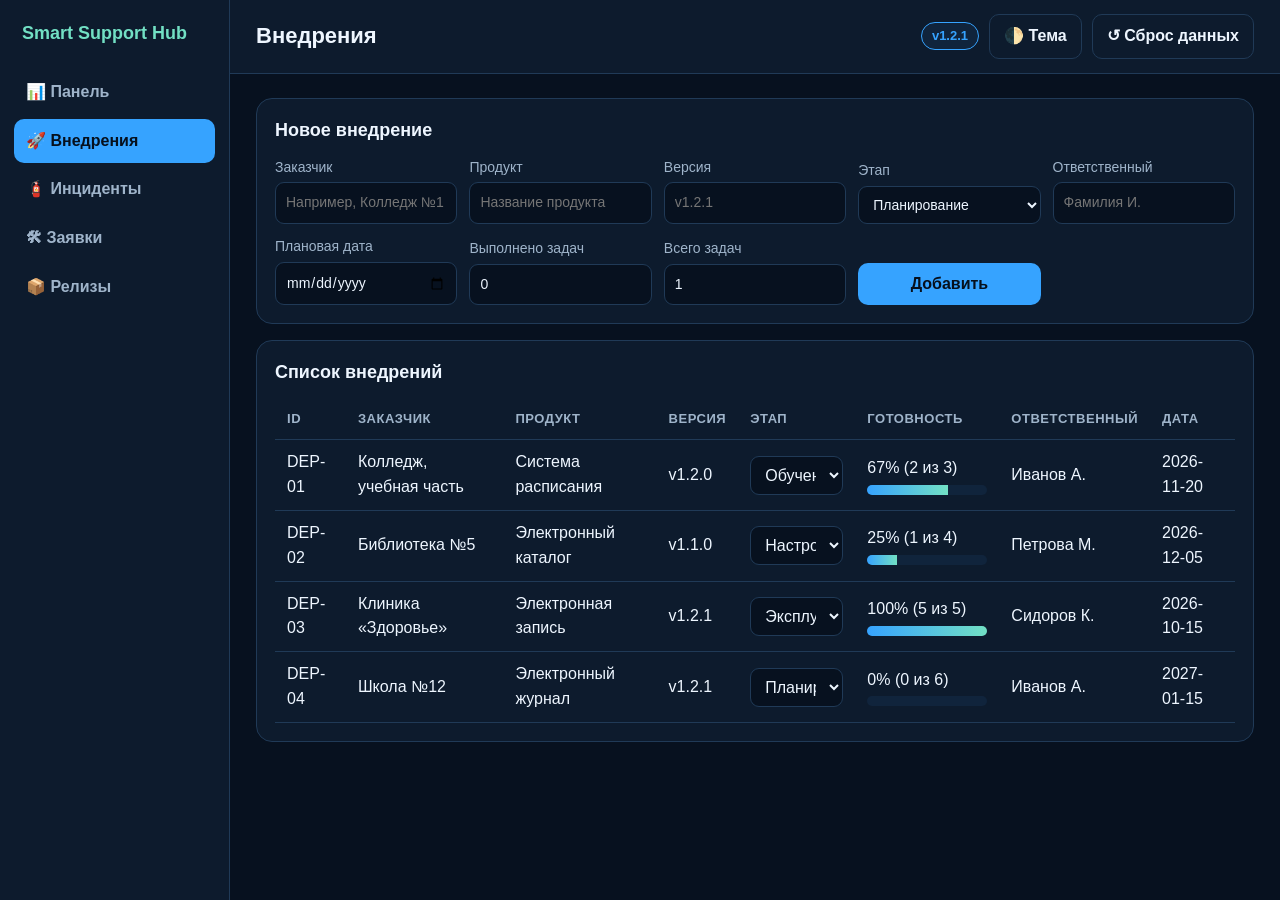
<file: deployments.html>
<!DOCTYPE html>
<html lang="ru">
<head>
<meta charset="UTF-8">
<meta name="viewport" content="width=device-width, initial-scale=1.0">
<title>Внедрения — Smart Support Hub</title>
<link rel="stylesheet" href="assets/css/style.css">
</head>
<body data-page="deployments">
<div class="app">
<aside id="sidebar" class="sidebar"></aside>
<div class="main">
<header id="topbar" class="topbar"></header>
<main class="content">
<div class="card">
<h2>Новое внедрение</h2>
<form id="deploymentForm" class="row" novalidate>
<label>Заказчик<input id="client" type="text" placeholder="Например, Колледж №1"></label>
<label>Продукт<input id="product" type="text" placeholder="Название продукта"></label>
<label>Версия<input id="version" type="text" placeholder="v1.2.1"></label>
<label>Этап<select id="stage"><option value="planning">Планирование</option><option value="setup">Настройка</option><option value="training">Обучение</option><option value="production">Эксплуатация</option></select></label>
<label>Ответственный<input id="owner" type="text" placeholder="Фамилия И."></label>
<label>Плановая дата<input id="plannedDate" type="date"></label>
<label>Выполнено задач<input id="done" type="number" min="0" value="0"></label>
<label>Всего задач<input id="total" type="number" min="1" value="1"></label>
<button class="btn" type="submit">Добавить</button>
</form>
</div>
<div class="card">
<h2>Список внедрений</h2>
<div class="table-wrap"><table>
<thead><tr><th>ID</th><th>Заказчик</th><th>Продукт</th><th>Версия</th><th>Этап</th><th>Готовность</th><th>Ответственный</th><th>Дата</th></tr></thead>
<tbody id="deploymentTable"></tbody>
</table></div>
</div>
</main>
</div>
</div>
<script src="assets/js/data.js"></script>
<script src="assets/js/storage.js"></script>
<script src="assets/js/utils.js"></script>
<script src="assets/js/layout.js"></script>

<script src="assets/js/deployments.js"></script>
</body>
</html>
</file>
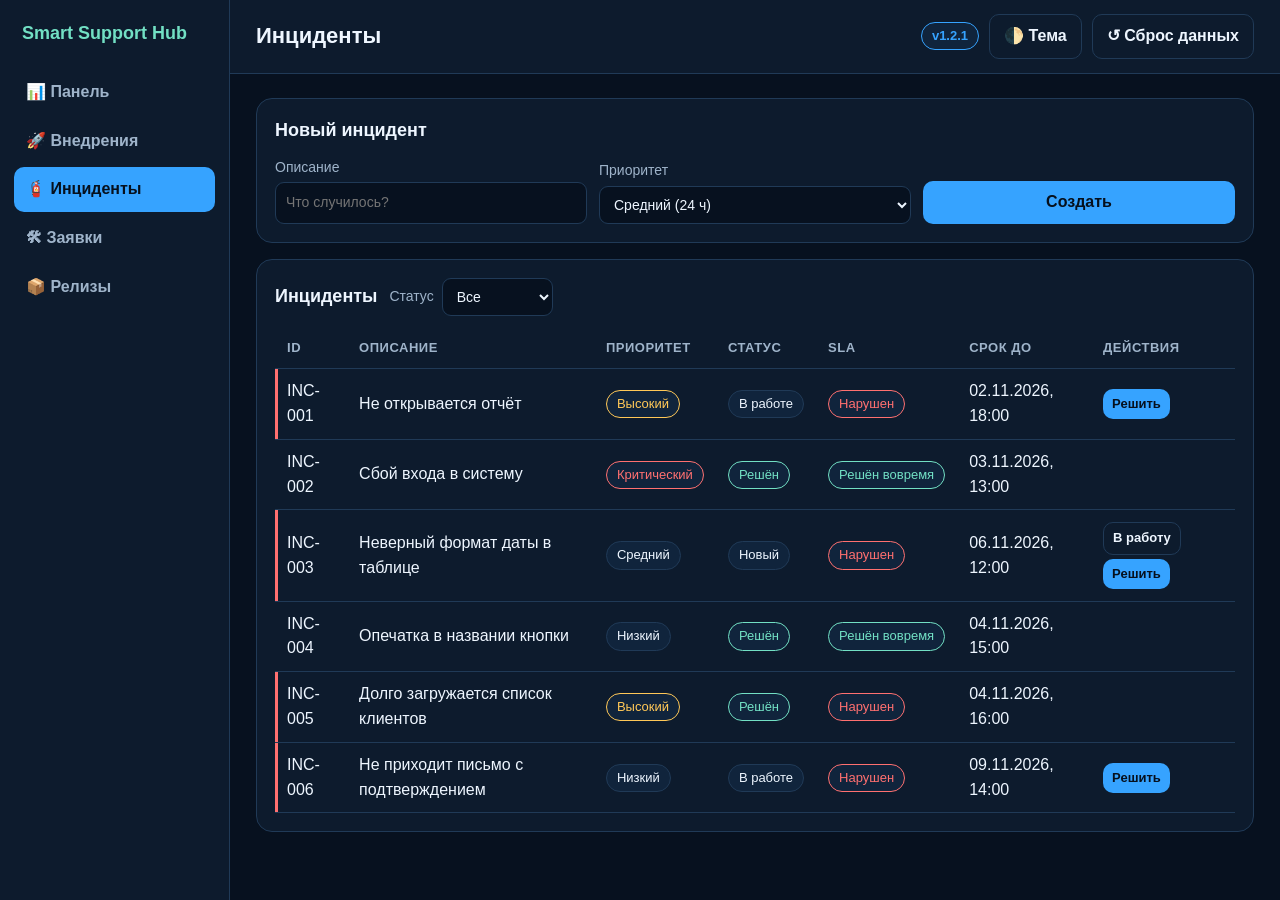
<file: incidents.html>
<!DOCTYPE html>
<html lang="ru">
<head>
<meta charset="UTF-8">
<meta name="viewport" content="width=device-width, initial-scale=1.0">
<title>Инциденты — Smart Support Hub</title>
<link rel="stylesheet" href="assets/css/style.css">
</head>
<body data-page="incidents">
<div class="app">
<aside id="sidebar" class="sidebar"></aside>
<div class="main">
<header id="topbar" class="topbar"></header>
<main class="content">
<div class="card">
<h2>Новый инцидент</h2>
<form id="incidentForm" class="row" novalidate>
<label>Описание<input id="title" type="text" placeholder="Что случилось?"></label>
<label>Приоритет<select id="priority"><option value="critical">Критический (4 ч)</option><option value="high">Высокий (8 ч)</option><option value="medium" selected>Средний (24 ч)</option><option value="low">Низкий (72 ч)</option></select></label>
<button class="btn" type="submit">Создать</button>
</form>
</div>
<div class="card">
<div class="toolbar">
<h2 style="margin:0">Инциденты</h2>
<label>Статус
<select id="statusFilter"><option value="all">Все</option><option value="new">Новые</option><option value="in_progress">В работе</option><option value="resolved">Решённые</option></select>
</label>
</div>
<div class="table-wrap"><table>
<thead><tr><th>ID</th><th>Описание</th><th>Приоритет</th><th>Статус</th><th>SLA</th><th>Срок до</th><th>Действия</th></tr></thead>
<tbody id="incidentTable"></tbody>
</table></div>
</div>
</main>
</div>
</div>
<script src="assets/js/data.js"></script>
<script src="assets/js/storage.js"></script>
<script src="assets/js/utils.js"></script>
<script src="assets/js/layout.js"></script>

<script src="assets/js/incidents.js"></script>
</body>
</html>
</file>
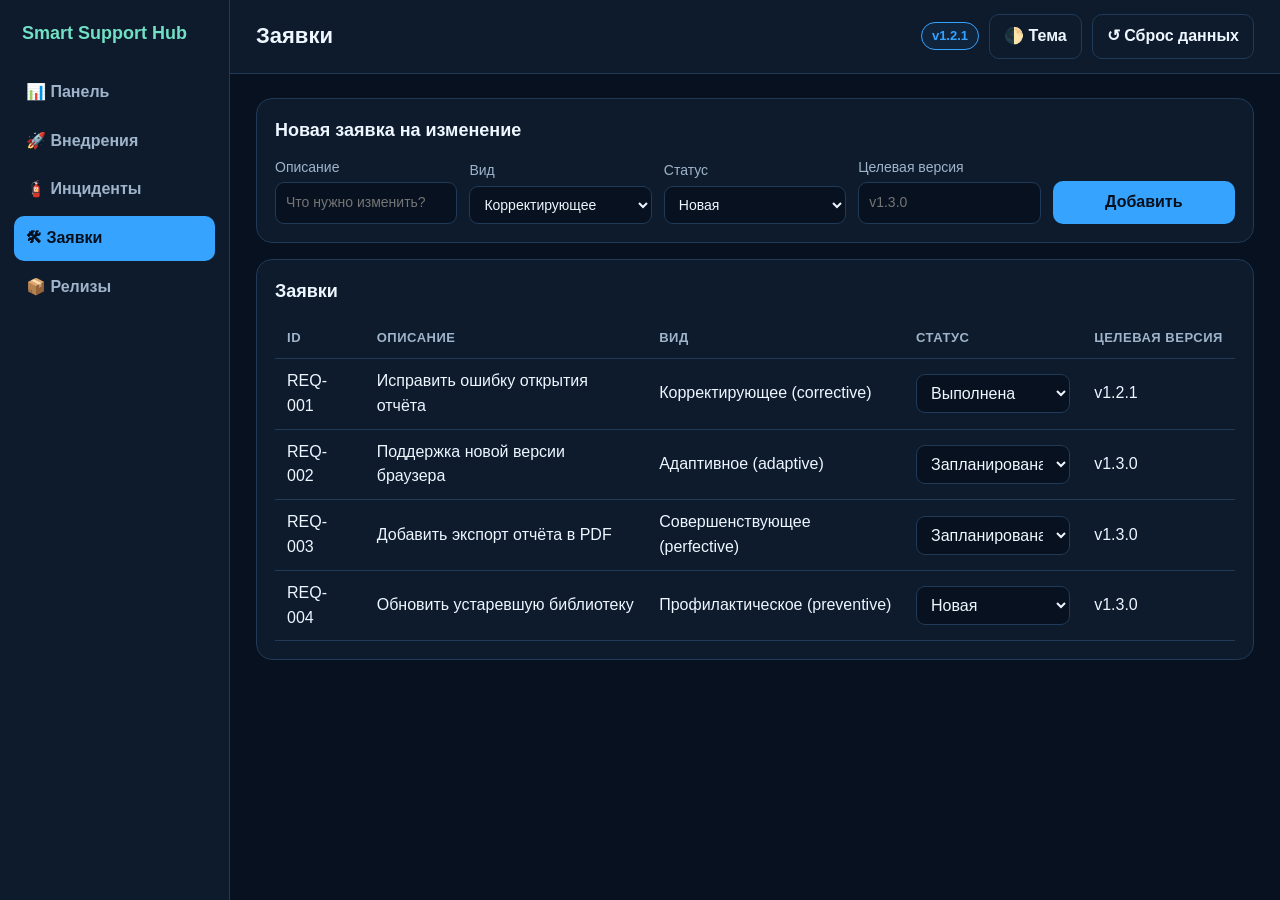
<file: maintenance.html>
<!DOCTYPE html>
<html lang="ru">
<head>
<meta charset="UTF-8">
<meta name="viewport" content="width=device-width, initial-scale=1.0">
<title>Заявки — Smart Support Hub</title>
<link rel="stylesheet" href="assets/css/style.css">
</head>
<body data-page="maintenance">
<div class="app">
<aside id="sidebar" class="sidebar"></aside>
<div class="main">
<header id="topbar" class="topbar"></header>
<main class="content">
<div class="card">
<h2>Новая заявка на изменение</h2>
<form id="requestForm" class="row" novalidate>
<label>Описание<input id="reqTitle" type="text" placeholder="Что нужно изменить?"></label>
<label>Вид<select id="reqType"><option value="corrective">Корректирующее</option><option value="adaptive">Адаптивное</option><option value="perfective">Совершенствующее</option><option value="preventive">Профилактическое</option></select></label>
<label>Статус<select id="reqStatus"><option value="new">Новая</option><option value="planned">Запланирована</option><option value="done">Выполнена</option></select></label>
<label>Целевая версия<input id="reqVersion" type="text" placeholder="v1.3.0"></label>
<button class="btn" type="submit">Добавить</button>
</form>
</div>
<div class="card">
<h2>Заявки</h2>
<div class="table-wrap"><table>
<thead><tr><th>ID</th><th>Описание</th><th>Вид</th><th>Статус</th><th>Целевая версия</th></tr></thead>
<tbody id="requestTable"></tbody>
</table></div>
</div>
</main>
</div>
</div>
<script src="assets/js/data.js"></script>
<script src="assets/js/storage.js"></script>
<script src="assets/js/utils.js"></script>
<script src="assets/js/layout.js"></script>
<script src="assets/js/maintenance.js"></script>
</body>
</html>
</file>
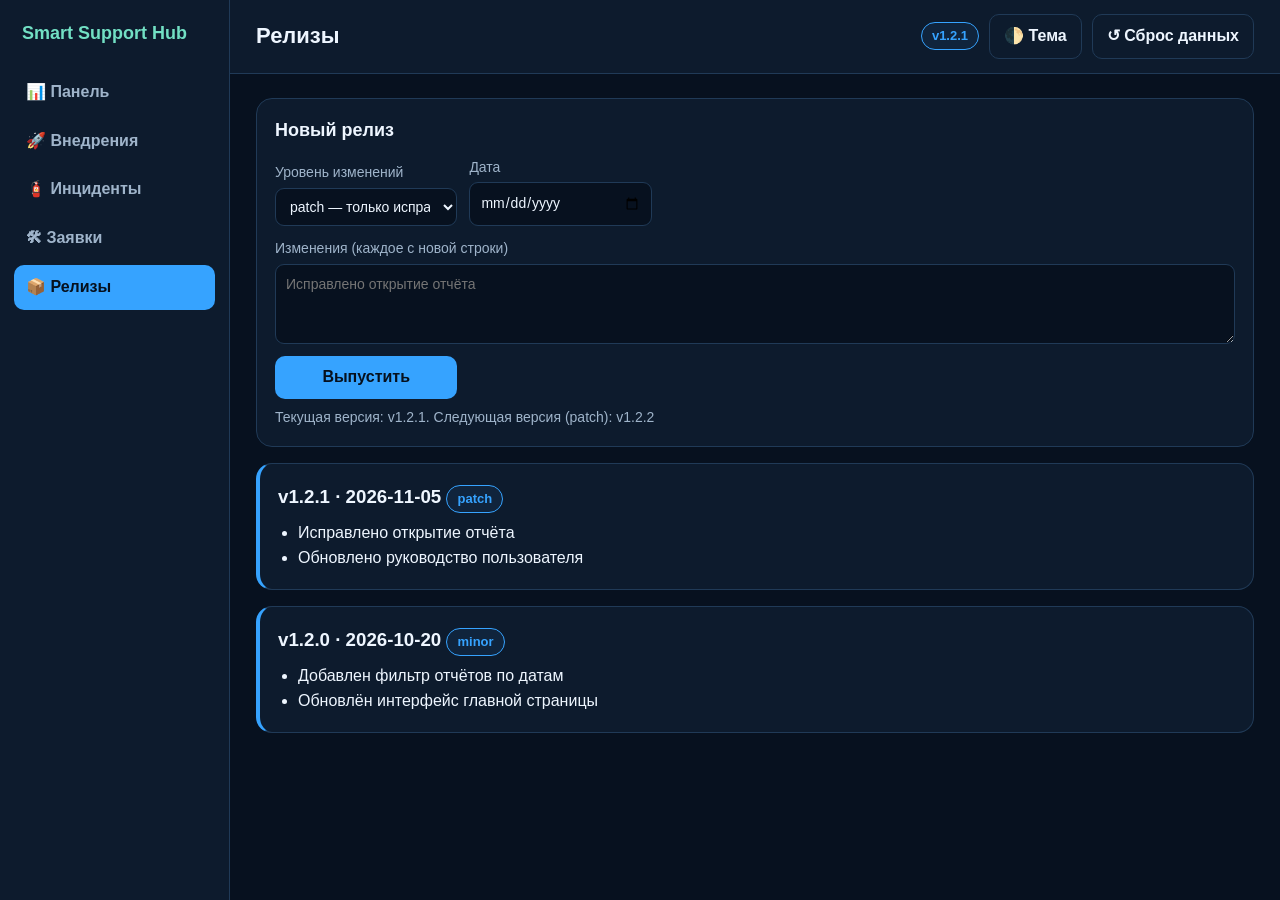
<file: releases.html>
<!DOCTYPE html>
<html lang="ru">
<head>
<meta charset="UTF-8">
<meta name="viewport" content="width=device-width, initial-scale=1.0">
<title>Релизы — Smart Support Hub</title>
<link rel="stylesheet" href="assets/css/style.css">
</head>
<body data-page="releases">
<div class="app">
<aside id="sidebar" class="sidebar"></aside>
<div class="main">
<header id="topbar" class="topbar"></header>
<main class="content">
<div class="card">
<h2>Новый релиз</h2>
<form id="releaseForm" class="row" novalidate>
<label>Уровень изменений<select id="level"><option value="patch">patch — только исправления</option><option value="minor">minor — новая возможность</option><option value="major">major — несовместимые изменения</option></select></label>
<label>Дата<input id="relDate" type="date"></label>
<label style="grid-column:1/-1">Изменения (каждое с новой строки)<textarea id="relChanges" placeholder="Исправлено открытие отчёта"></textarea></label>
<button class="btn" type="submit">Выпустить</button>
</form>
<p class="hint" id="nextVersionHint"></p>
</div>
<div id="releaseList"></div>
</main>
</div>
</div>
<script src="assets/js/data.js"></script>
<script src="assets/js/storage.js"></script>
<script src="assets/js/utils.js"></script>
<script src="assets/js/layout.js"></script>

<script src="assets/js/releases.js"></script>
</body>
</html>
</file>
<file: assets/css/style.css>
:root {
  --bg: #07111f; --panel: #0d1b2d; --panel2: #10243c; --text: #eef6ff; --muted: #9fb4ca;
  --line: #203a57; --accent: #36a3ff; --green: #72e0c4; --yellow: #ffc857; --red: #ff7070; --on-accent: #06101d;
}
body.light {
  --bg: #f1f5fa; --panel: #ffffff; --panel2: #e8eff7; --text: #14202e; --muted: #546579;
  --line: #cdd8e5; --accent: #1573d1; --green: #12806a; --yellow: #a96f00; --red: #c42d2d; --on-accent: #ffffff;
}
* { box-sizing: border-box; }
body { margin: 0; font-family: Inter, "Segoe UI", Arial, sans-serif; background: var(--bg); color: var(--text); line-height: 1.55; }
.app { display: grid; grid-template-columns: 230px 1fr; min-height: 100vh; }
.sidebar { background: var(--panel); border-right: 1px solid var(--line); padding: 20px 14px; position: sticky; top: 0; height: 100vh; }
.brand { font-weight: 800; font-size: 18px; margin: 0 8px 22px; color: var(--green); }
.sidebar nav { display: grid; gap: 4px; }
.sidebar a { color: var(--muted); text-decoration: none; padding: 10px 12px; border-radius: 10px; font-weight: 600; }
.sidebar a:hover { background: var(--panel2); color: var(--text); }
.sidebar a.active { background: var(--accent); color: var(--on-accent); }
.main { min-width: 0; }
.topbar { display: flex; justify-content: space-between; align-items: center; gap: 12px; padding: 14px 26px; border-bottom: 1px solid var(--line); background: var(--panel); }
.topbar h1 { margin: 0; font-size: 22px; }
.topbar-right { display: flex; align-items: center; gap: 10px; }
.content { padding: 24px 26px 48px; max-width: 1200px; }
.grid-kpi { display: grid; grid-template-columns: repeat(4, 1fr); gap: 14px; margin-bottom: 18px; }
.grid-charts { display: grid; grid-template-columns: 1fr 1fr; gap: 14px; }
.card { background: var(--panel); border: 1px solid var(--line); border-radius: 16px; padding: 18px; margin-bottom: 16px; min-width: 0; }
.card h2 { margin: 0 0 12px; font-size: 18px; }
.kpi span { color: var(--muted); font-size: 14px; }
.kpi b { display: block; font-size: 32px; margin-top: 4px; }
.chart-box { position: relative; height: 280px; }
.btn { display: inline-block; padding: 9px 14px; border-radius: 10px; background: var(--accent); color: var(--on-accent); font: inherit; font-weight: 700; border: 0; cursor: pointer; }
.btn.secondary { background: transparent; color: var(--text); border: 1px solid var(--line); }
.btn.small { padding: 5px 9px; font-size: 13px; margin: 2px 4px 2px 0; }
form.row { display: grid; grid-template-columns: repeat(auto-fit, minmax(160px, 1fr)); gap: 12px; align-items: end; }
label { display: grid; gap: 4px; font-size: 14px; color: var(--muted); }
input, select, textarea { font: inherit; padding: 9px 10px; border-radius: 9px; border: 1px solid var(--line); background: var(--bg); color: var(--text); width: 100%; }
textarea { min-height: 80px; resize: vertical; }
.toolbar { display: flex; gap: 12px; align-items: center; margin-bottom: 12px; flex-wrap: wrap; }
.toolbar label { display: flex; align-items: center; gap: 8px; }
.table-wrap { overflow-x: auto; }
table { width: 100%; border-collapse: collapse; }
th, td { padding: 10px 12px; border-bottom: 1px solid var(--line); text-align: left; vertical-align: middle; }
th { color: var(--muted); font-size: 13px; text-transform: uppercase; letter-spacing: .04em; white-space: nowrap; }
.badge { display: inline-block; padding: 3px 10px; border-radius: 999px; font-size: 13px; border: 1px solid var(--line); background: var(--panel2); white-space: nowrap; }
.badge.critical, .badge.breached { color: var(--red); border-color: var(--red); }
.badge.high { color: var(--yellow); border-color: var(--yellow); }
.badge.met, .badge.on_track, .badge.resolved, .badge.done, .badge.production { color: var(--green); border-color: var(--green); }
.badge.version { color: var(--accent); border-color: var(--accent); font-weight: 700; }
tr.breached-row td:first-child { box-shadow: inset 3px 0 0 var(--red); }
.progress { height: 10px; background: var(--panel2); border-radius: 999px; overflow: hidden; min-width: 90px; }
.progress i { display: block; height: 100%; background: linear-gradient(90deg, var(--accent), var(--green)); }
.progress-cell { display: grid; gap: 4px; min-width: 120px; }
.release { border-left: 4px solid var(--accent); }
.release h3 { margin: 0 0 6px; }
.release ul { margin: 8px 0 0; padding-left: 20px; }
.hint { color: var(--muted); font-size: 14px; margin: 8px 0 0; }
@media (max-width: 1000px) { .grid-kpi { grid-template-columns: 1fr 1fr; } .grid-charts { grid-template-columns: 1fr; } }
@media (max-width: 800px) {
  .app { grid-template-columns: 1fr; }
  .sidebar { position: static; height: auto; padding: 10px 12px; }
  .brand { margin: 0 0 8px; }
  .sidebar nav { display: flex; overflow-x: auto; gap: 6px; }
  .sidebar a { white-space: nowrap; padding: 8px 12px; }
  .topbar { padding: 12px 14px; }
  .content { padding: 16px 14px 40px; }
}
@media (max-width: 480px) { .grid-kpi { grid-template-columns: 1fr; } .kpi b { font-size: 28px; } }
</file>
